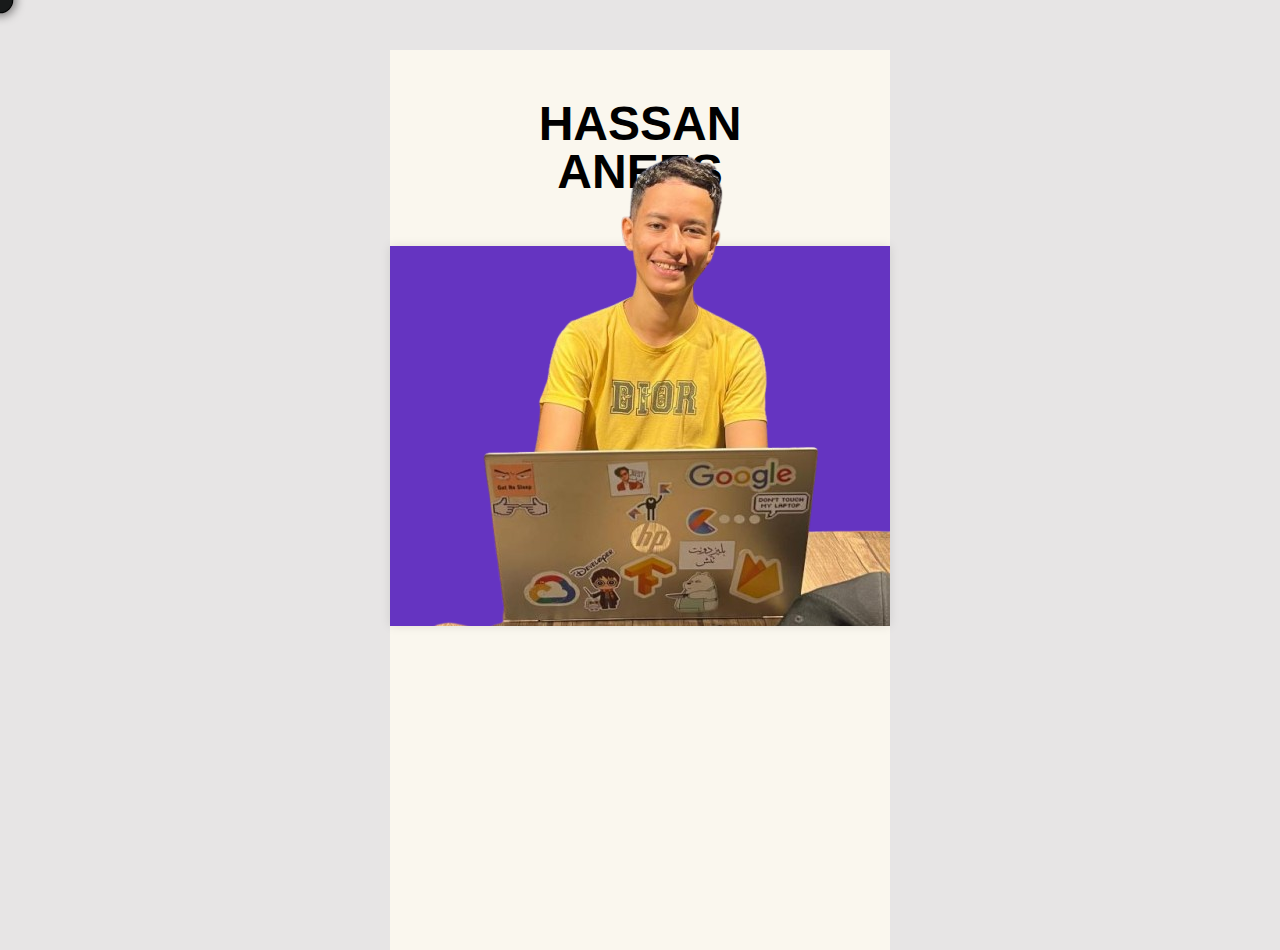
<file: index.html>
<!DOCTYPE html>
<html lang="en">
<head>
    <meta charset="UTF-8">
    <meta name="viewport" content="width=device-width, initial-scale=1.0">
    <script defer src="main.js"></script>
    <link rel="stylesheet" href="style.css">
    <title>Profile-Card</title>
</head>
<body>
    
    <svg xmlns="http://www.w3.org/2000/svg" class="goo" version="1.1" width="100%">
        <defs>
            <filter id="goo">
                <feGaussianBlur in="SourceGraphic" stdDeviation="6" result="blur"></feGaussianBlur>
                <feColorMatrix in="blur" mode="matrix" values="1 0 0 0 0  0 1 0 0 0  0 0 1 0 0  0 0 0 35 -15" result="goo"></feColorMatrix>
                <feComposite in="SourceGraphic" in2="goo" operator="atop"></feComposite>
            </filter>
        </defs>
    </svg>
    
    <div class="page-wrap">
      <h1>Hassan<br>Anees</h1>
      <div class="card">
        <img src="me.png" alt="ME" />
        <div class="info">
          <span class="name">Hassan Anees</span>
          <br><br><br><br><br><br><br>
        </div>
      </div>
    <div id="cursor"></div>
    </div>
    

</body>
</html>
</file>
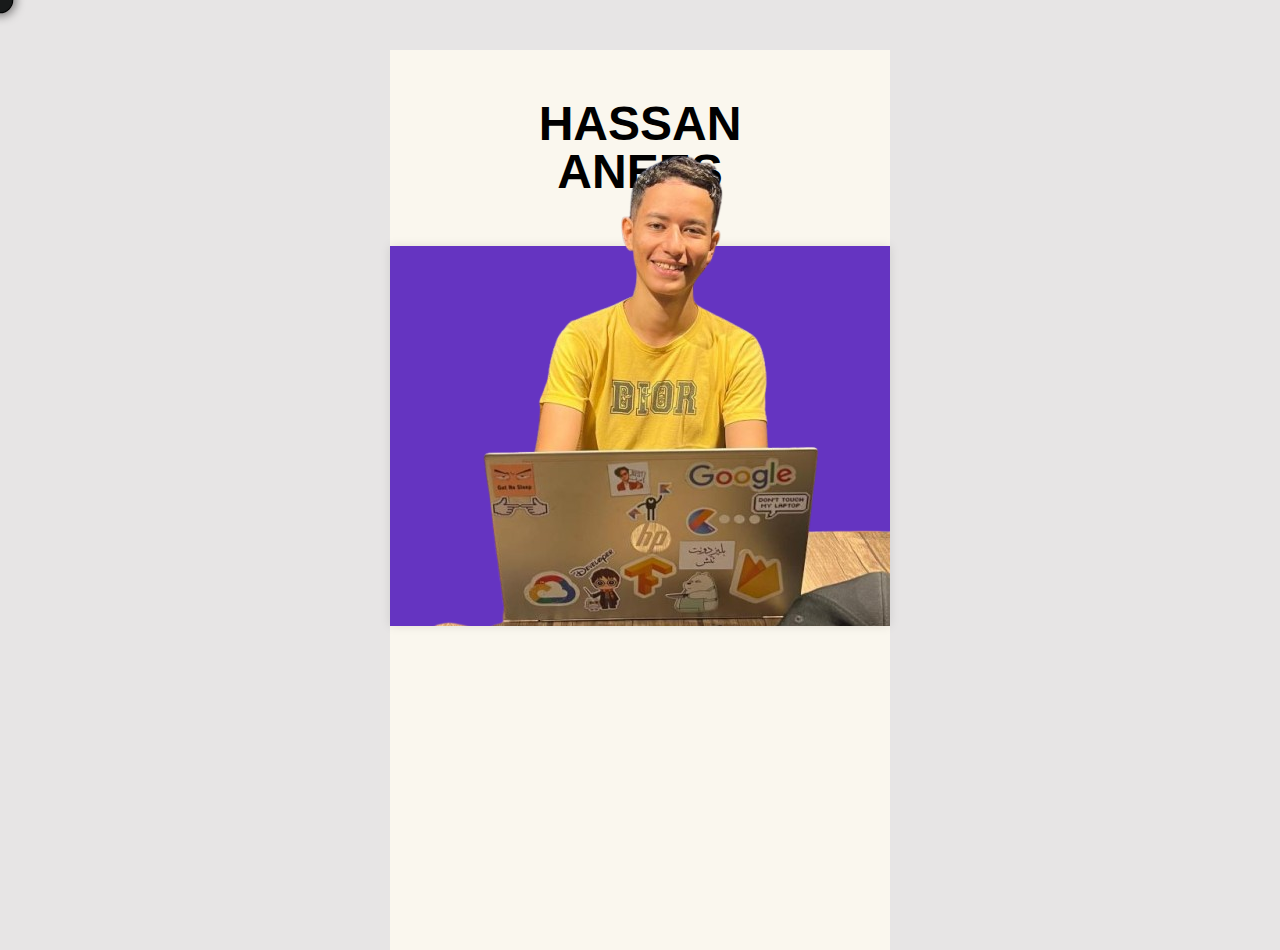
<file: WEB/index.html>
<!DOCTYPE html>
<html lang="en">
<head>
    <meta charset="UTF-8">
    <meta name="viewport" content="width=device-width, initial-scale=1.0">
    <script defer src="main.js"></script>
    <link rel="stylesheet" href="style.css">
    <title>Profile-Card</title>
</head>
<body>
    
    <svg xmlns="http://www.w3.org/2000/svg" class="goo" version="1.1" width="100%">
        <defs>
            <filter id="goo">
                <feGaussianBlur in="SourceGraphic" stdDeviation="6" result="blur"></feGaussianBlur>
                <feColorMatrix in="blur" mode="matrix" values="1 0 0 0 0  0 1 0 0 0  0 0 1 0 0  0 0 0 35 -15" result="goo"></feColorMatrix>
                <feComposite in="SourceGraphic" in2="goo" operator="atop"></feComposite>
            </filter>
        </defs>
    </svg>
    
    <div class="page-wrap">
      <h1>Hassan<br>Anees</h1>
      <div class="card">
        <img src="me.png" alt="ME" />
        <div class="info">
          <span class="name">Hassan Anees</span>
          <br><br><br><br><br><br><br>
        </div>
      </div>
    <div id="cursor"></div>
    </div>
    

</body>
</html>
</file>
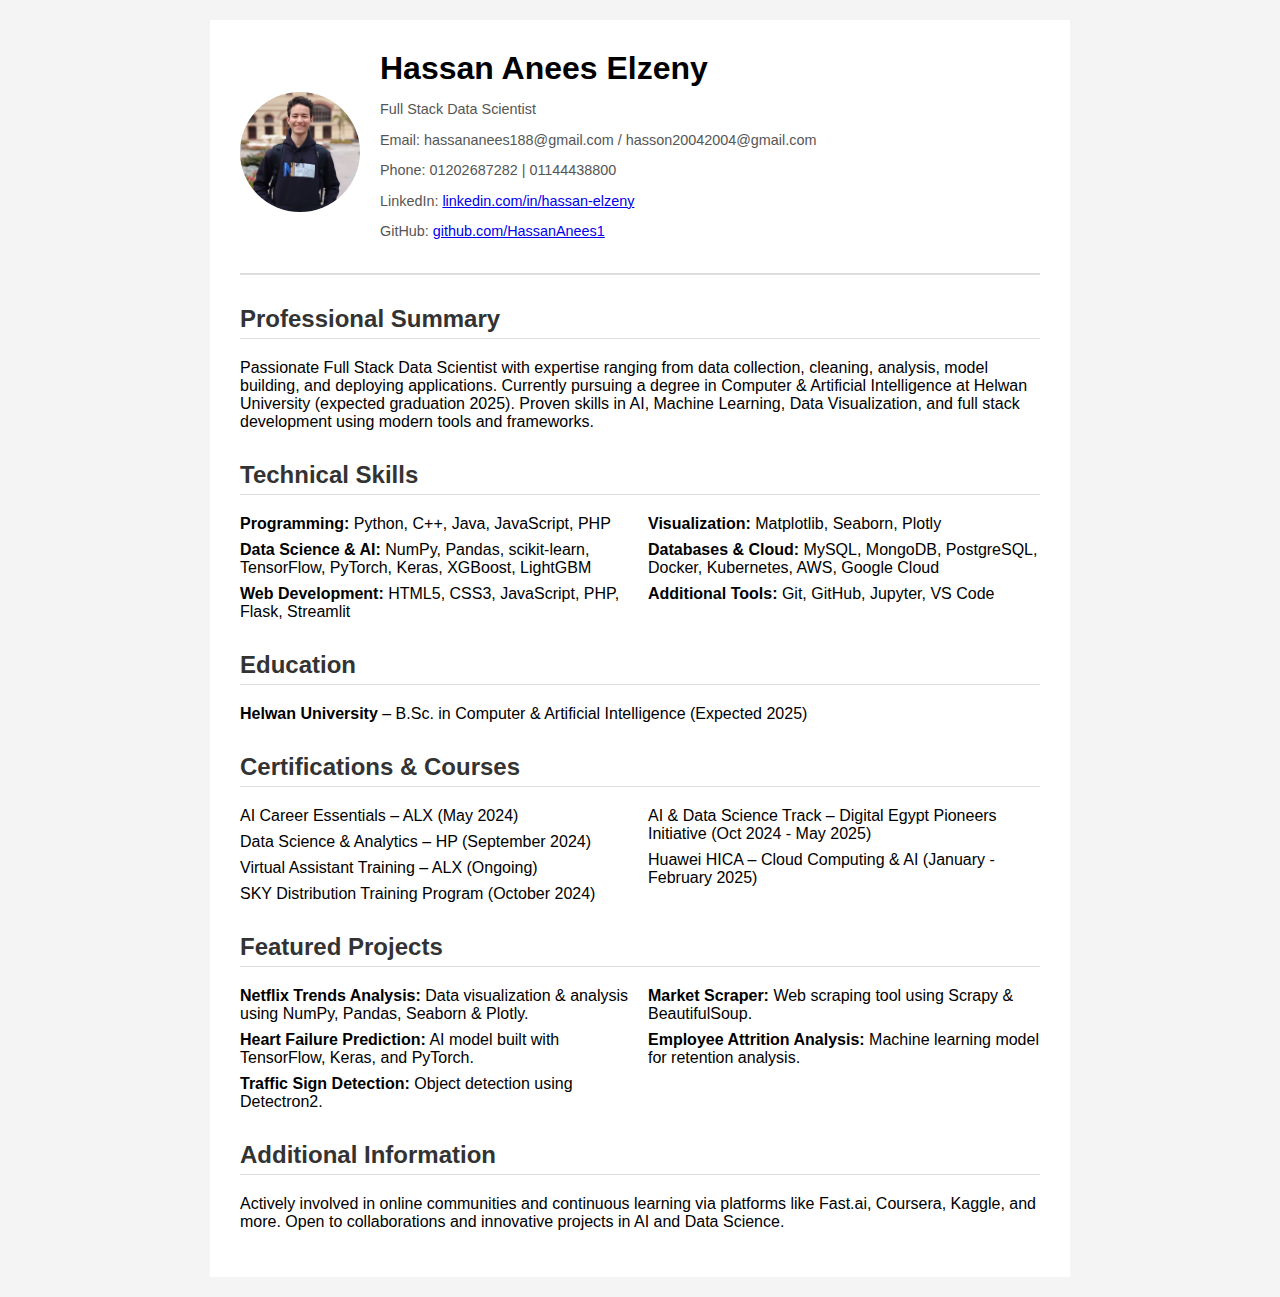
<file: CV/CV.html>
<!DOCTYPE html>
<html lang="en">
<head>
  <meta charset="UTF-8">
  <meta name="viewport" content="width=device-width, initial-scale=1">
  <title>Hassan Anees Elzeny - Curriculum Vitae</title>
  <style>
    body { font-family: 'Segoe UI', Tahoma, Geneva, Verdana, sans-serif; margin: 0; padding: 20px; background: #f4f4f4; }
    .container { max-width: 800px; margin: auto; background: #fff; padding: 30px; }
    .header { display: flex; align-items: center; border-bottom: 2px solid #ddd; padding-bottom: 20px; }
    .profile-pic { width: 120px; height: 120px; border-radius: 50%; object-fit: cover; margin-right: 20px; }
    h1 { margin: 0; }
    .contact-info { margin-top: 10px; font-size: 0.9em; color: #555; }
    section { margin-top: 30px; }
    h2 { border-bottom: 1px solid #ddd; padding-bottom: 5px; color: #333; }
    ul { list-style: none; padding: 0; }
    li { margin-bottom: 8px; }
    .skill-list, .certifications-list, .projects-list { columns: 2; }
  </style>
</head>
<body>
  <div class="container">
    <!-- Header with profile picture and contact info -->
    <div class="header">
      <!-- استخدم صورة LinkedIn (HASSAN.jpg) -->
      <img src="HASSAN.jpg" alt="Hassan Anees Elzeny" class="profile-pic">
      <div>
        <h1>Hassan Anees Elzeny</h1>
        <div class="contact-info">
          <p>Full Stack Data Scientist</p>
          <p>Email: hassananees188@gmail.com / hasson20042004@gmail.com</p>
          <p>Phone: 01202687282 | 01144438800</p>
          <p>LinkedIn: <a href="https://www.linkedin.com/in/hassan-elzeny" target="_blank">linkedin.com/in/hassan-elzeny</a></p>
          <p>GitHub: <a href="https://github.com/HassanAnees1" target="_blank">github.com/HassanAnees1</a></p>
        </div>
      </div>
    </div>

    <!-- Professional Summary -->
    <section>
      <h2>Professional Summary</h2>
      <p>
        Passionate Full Stack Data Scientist with expertise ranging from data collection, cleaning, analysis, model building, and deploying applications. Currently pursuing a degree in Computer & Artificial Intelligence at Helwan University (expected graduation 2025). Proven skills in AI, Machine Learning, Data Visualization, and full stack development using modern tools and frameworks.
      </p>
    </section>

    <!-- Skills -->
    <section>
      <h2>Technical Skills</h2>
      <ul class="skill-list">
        <li><strong>Programming:</strong> Python, C++, Java, JavaScript, PHP</li>
        <li><strong>Data Science & AI:</strong> NumPy, Pandas, scikit-learn, TensorFlow, PyTorch, Keras, XGBoost, LightGBM</li>
        <li><strong>Web Development:</strong> HTML5, CSS3, JavaScript, PHP, Flask, Streamlit</li>
        <li><strong>Visualization:</strong> Matplotlib, Seaborn, Plotly</li>
        <li><strong>Databases & Cloud:</strong> MySQL, MongoDB, PostgreSQL, Docker, Kubernetes, AWS, Google Cloud</li>
        <li><strong>Additional Tools:</strong> Git, GitHub, Jupyter, VS Code</li>
      </ul>
    </section>

    <!-- Education -->
    <section>
      <h2>Education</h2>
      <ul>
        <li>
          <strong>Helwan University</strong> – B.Sc. in Computer & Artificial Intelligence (Expected 2025)
        </li>
      </ul>
    </section>

    <!-- Certifications -->
    <section>
      <h2>Certifications & Courses</h2>
      <ul class="certifications-list">
        <li>AI Career Essentials – ALX (May 2024)</li>
        <li>Data Science & Analytics – HP (September 2024)</li>
        <li>Virtual Assistant Training – ALX (Ongoing)</li>
        <li>SKY Distribution Training Program (October 2024)</li>
        <li>AI & Data Science Track – Digital Egypt Pioneers Initiative (Oct 2024 - May 2025)</li>
        <li>Huawei HICA – Cloud Computing & AI (January - February 2025)</li>
        <!-- يمكن إضافة شهادات أخرى حسب تحديث LinkedIn -->
      </ul>
    </section>

    <!-- Projects -->
    <section>
      <h2>Featured Projects</h2>
      <ul class="projects-list">
        <li><strong>Netflix Trends Analysis:</strong> Data visualization & analysis using NumPy, Pandas, Seaborn & Plotly.</li>
        <li><strong>Heart Failure Prediction:</strong> AI model built with TensorFlow, Keras, and PyTorch.</li>
        <li><strong>Traffic Sign Detection:</strong> Object detection using Detectron2.</li>
        <li><strong>Market Scraper:</strong> Web scraping tool using Scrapy & BeautifulSoup.</li>
        <li><strong>Employee Attrition Analysis:</strong> Machine learning model for retention analysis.</li>
      </ul>
    </section>

    <!-- Additional Sections (Optional) -->
    <section>
      <h2>Additional Information</h2>
      <p>
        Actively involved in online communities and continuous learning via platforms like Fast.ai, Coursera, Kaggle, and more. Open to collaborations and innovative projects in AI and Data Science.
      </p>
    </section>
  </div>
</body>
</html>
</file>
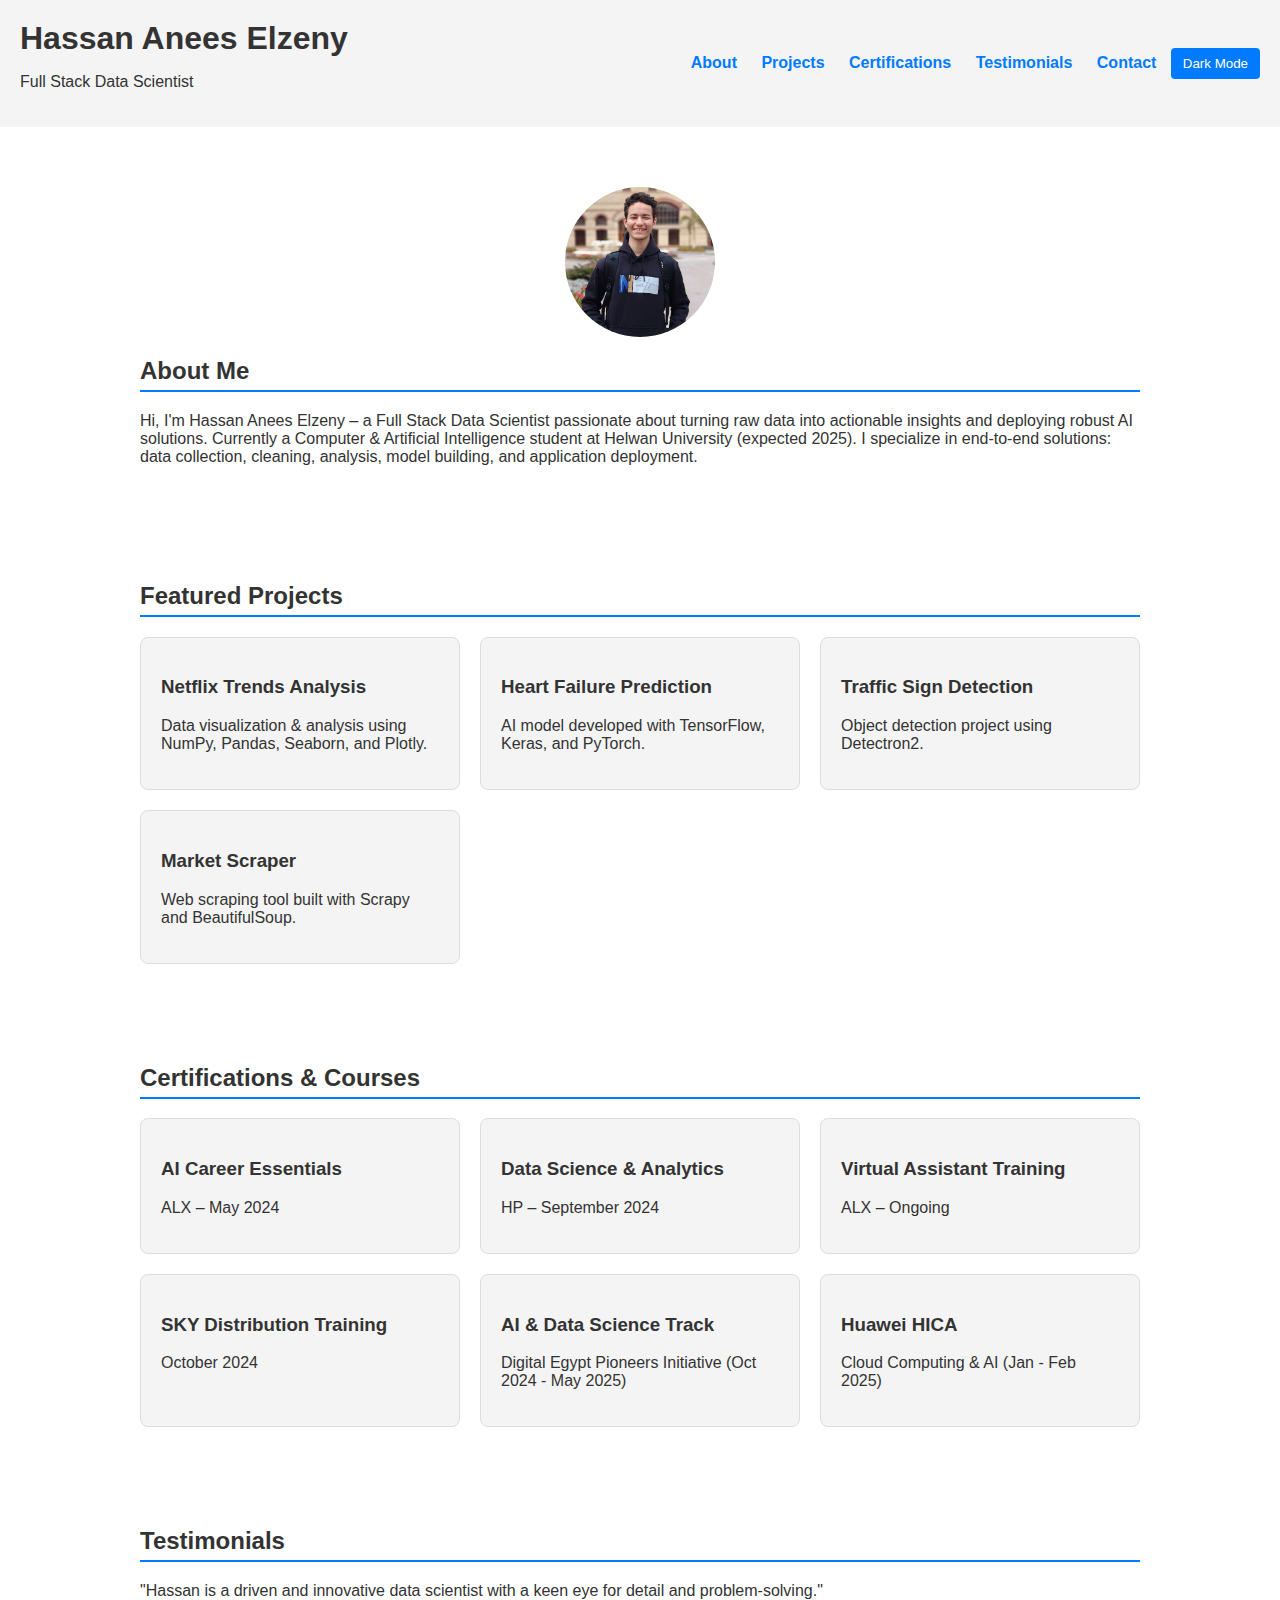
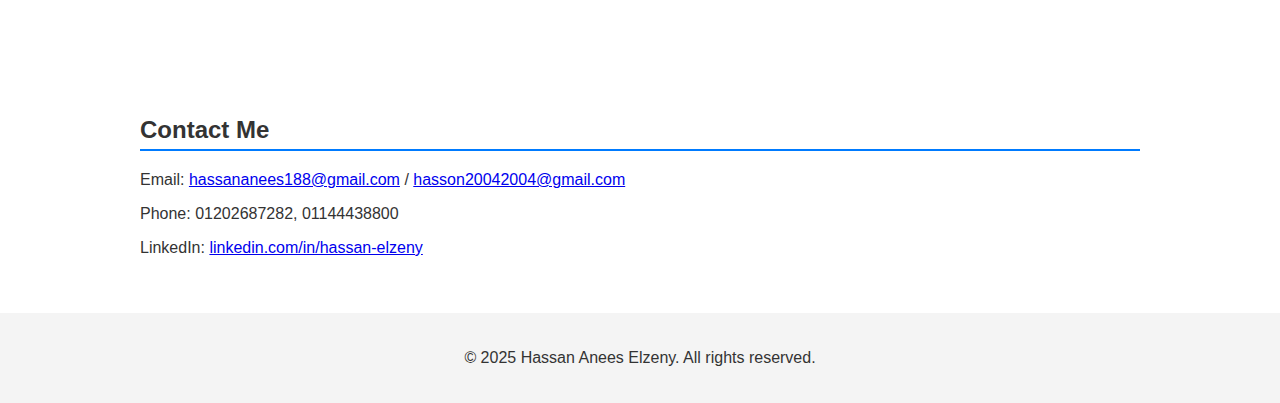
<file: CV/Old-Portfolio.html>
<!DOCTYPE html>
<html lang="en">
<head>
  <meta charset="UTF-8">
  <meta name="viewport" content="width=device-width, initial-scale=1">
  <title>Hassan Anees Elzeny - Portfolio</title>
  <style>
    :root {
      --bg-color: #ffffff;
      --text-color: #333333;
      --accent-color: #007BFF;
      --header-bg: #f4f4f4;
    }
    [data-theme="dark"] {
      --bg-color: #1a1a1a;
      --text-color: #e0e0e0;
      --accent-color: #66afe9;
      --header-bg: #333333;
    }
    body {
      margin: 0;
      padding: 0;
      background-color: var(--bg-color);
      color: var(--text-color);
      font-family: 'Segoe UI', Tahoma, Geneva, Verdana, sans-serif;
      transition: background-color 0.3s, color 0.3s;
    }
    header {
      background-color: var(--header-bg);
      padding: 20px;
      display: flex;
      justify-content: space-between;
      align-items: center;
    }
    header h1 { margin: 0; }
    nav a {
      margin: 0 10px;
      color: var(--accent-color);
      text-decoration: none;
      font-weight: bold;
    }
    .toggle-btn {
      cursor: pointer;
      padding: 8px 12px;
      border: none;
      background: var(--accent-color);
      color: #fff;
      border-radius: 4px;
    }
    .section {
      padding: 40px 20px;
      max-width: 1000px;
      margin: auto;
    }
    .section h2 {
      border-bottom: 2px solid var(--accent-color);
      padding-bottom: 5px;
    }
    .profile-img {
      width: 150px;
      height: 150px;
      border-radius: 50%;
      object-fit: cover;
      display: block;
      margin: 20px auto;
    }
    /* Responsive Grid for Projects/Certifications */
    .grid {
      display: grid;
      grid-template-columns: repeat(auto-fit, minmax(250px, 1fr));
      gap: 20px;
    }
    .card {
      border: 1px solid #ddd;
      padding: 20px;
      border-radius: 8px;
      background: var(--header-bg);
      transition: transform 0.2s;
    }
    .card:hover { transform: scale(1.02); }
    footer {
      text-align: center;
      padding: 20px;
      background: var(--header-bg);
    }
  </style>
</head>
<body data-theme="light">
  <!-- Header with Navigation and Theme Toggle -->
  <header>
    <div>
      <h1>Hassan Anees Elzeny</h1>
      <p>Full Stack Data Scientist</p>
    </div>
    <nav>
      <a href="#about">About</a>
      <a href="#projects">Projects</a>
      <a href="#certifications">Certifications</a>
      <a href="#testimonials">Testimonials</a>
      <a href="#contact">Contact</a>
      <button class="toggle-btn" id="themeToggle">Dark Mode</button>
    </nav>
  </header>

  <!-- About Section -->
  <section class="section" id="about">
    <img src="HASSAN.jpg" alt="Hassan Anees Elzeny" class="profile-img">
    <h2>About Me</h2>
    <p>
      Hi, I'm Hassan Anees Elzeny – a Full Stack Data Scientist passionate about turning raw data into actionable insights and deploying robust AI solutions. Currently a Computer & Artificial Intelligence student at Helwan University (expected 2025). I specialize in end-to-end solutions: data collection, cleaning, analysis, model building, and application deployment.
    </p>
  </section>

  <!-- Projects Section -->
  <section class="section" id="projects">
    <h2>Featured Projects</h2>
    <div class="grid">
      <div class="card">
        <h3>Netflix Trends Analysis</h3>
        <p>Data visualization & analysis using NumPy, Pandas, Seaborn, and Plotly.</p>
      </div>
      <div class="card">
        <h3>Heart Failure Prediction</h3>
        <p>AI model developed with TensorFlow, Keras, and PyTorch.</p>
      </div>
      <div class="card">
        <h3>Traffic Sign Detection</h3>
        <p>Object detection project using Detectron2.</p>
      </div>
      <div class="card">
        <h3>Market Scraper</h3>
        <p>Web scraping tool built with Scrapy and BeautifulSoup.</p>
      </div>
      <!-- يمكن إضافة المزيد من المشاريع -->
    </div>
  </section>

  <!-- Certifications Section -->
  <section class="section" id="certifications">
    <h2>Certifications & Courses</h2>
    <div class="grid">
      <div class="card">
        <h3>AI Career Essentials</h3>
        <p>ALX – May 2024</p>
      </div>
      <div class="card">
        <h3>Data Science & Analytics</h3>
        <p>HP – September 2024</p>
      </div>
      <div class="card">
        <h3>Virtual Assistant Training</h3>
        <p>ALX – Ongoing</p>
      </div>
      <div class="card">
        <h3>SKY Distribution Training</h3>
        <p>October 2024</p>
      </div>
      <div class="card">
        <h3>AI & Data Science Track</h3>
        <p>Digital Egypt Pioneers Initiative (Oct 2024 - May 2025)</p>
      </div>
      <div class="card">
        <h3>Huawei HICA</h3>
        <p>Cloud Computing & AI (Jan - Feb 2025)</p>
      </div>
    </div>
  </section>

  <!-- Testimonials Section (Recommendations) -->
  <section class="section" id="testimonials">
    <h2>Testimonials</h2>
    <p>
      <!-- إذا كان لديك توصيات من العملاء أو زملاء العمل، يمكنك إضافتها هنا -->
      "Hassan is a driven and innovative data scientist with a keen eye for detail and problem-solving."
    </p>
  </section>

  <!-- Contact Section -->
  <section class="section" id="contact">
    <h2>Contact Me</h2>
    <p>Email: <a href="mailto:hassananees188@gmail.com">hassananees188@gmail.com</a> / <a href="mailto:hasson20042004@gmail.com">hasson20042004@gmail.com</a></p>
    <p>Phone: 01202687282, 01144438800</p>
    <p>LinkedIn: <a href="https://www.linkedin.com/in/hassan-elzeny" target="_blank">linkedin.com/in/hassan-elzeny</a></p>
  </section>

  <!-- Footer -->
  <footer>
    <p>&copy; 2025 Hassan Anees Elzeny. All rights reserved.</p>
  </footer>

  <!-- JavaScript for Theme Toggle -->
  <script>
    const toggleBtn = document.getElementById('themeToggle');
    const body = document.body;
    toggleBtn.addEventListener('click', () => {
      if(body.getAttribute('data-theme') === 'light') {
        body.setAttribute('data-theme', 'dark');
        toggleBtn.textContent = 'Light Mode';
      } else {
        body.setAttribute('data-theme', 'light');
        toggleBtn.textContent = 'Dark Mode';
      }
    });
  </script>
  <script src="https://platform.linkedin.com/badges/js/profile.js" async defer type="text/javascript"></script>
</body>
</html>
</file>
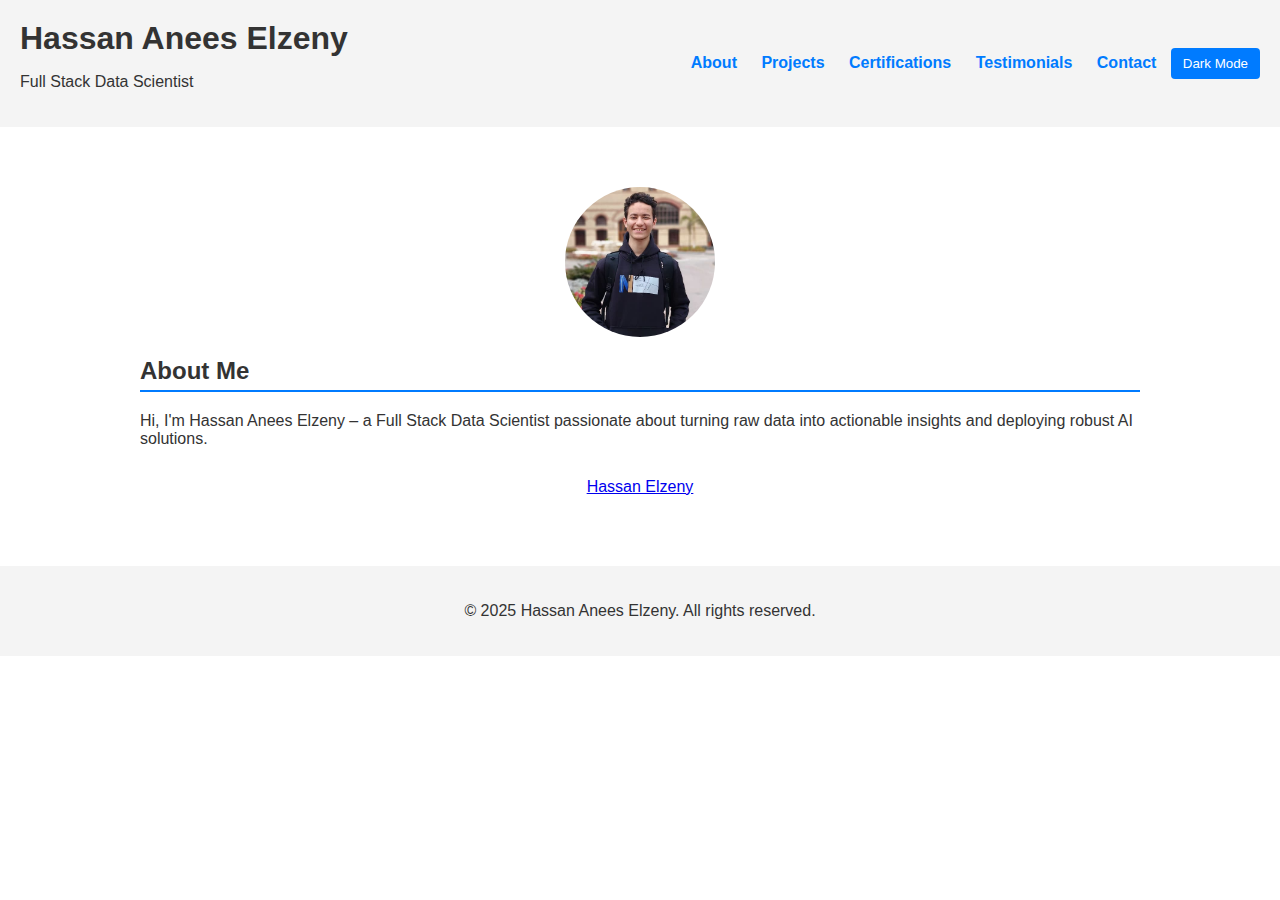
<file: CV/Portfolio.html>
<!DOCTYPE html>
<html lang="en">
<head>
  <meta charset="UTF-8">
  <meta name="viewport" content="width=device-width, initial-scale=1">
  <title>Hassan Anees Elzeny - Portfolio</title>
  <style>
    :root {
      --bg-color: #ffffff;
      --text-color: #333333;
      --accent-color: #007BFF;
      --header-bg: #f4f4f4;
      --card-bg: #ffffff;
    }
    [data-theme="dark"] {
      --bg-color: #1a1a1a;
      --text-color: #e0e0e0;
      --accent-color: #66afe9;
      --header-bg: #333333;
      --card-bg: #222222;
    }
    body {
      margin: 0;
      padding: 0;
      background-color: var(--bg-color);
      color: var(--text-color);
      font-family: 'Segoe UI', Tahoma, Geneva, Verdana, sans-serif;
      transition: background-color 0.3s, color 0.3s;
    }
    header {
      background-color: var(--header-bg);
      padding: 20px;
      display: flex;
      justify-content: space-between;
      align-items: center;
    }
    header h1 { margin: 0; }
    nav a {
      margin: 0 10px;
      color: var(--accent-color);
      text-decoration: none;
      font-weight: bold;
    }
    .toggle-btn {
      cursor: pointer;
      padding: 8px 12px;
      border: none;
      background: var(--accent-color);
      color: #fff;
      border-radius: 4px;
    }
    .section {
      padding: 40px 20px;
      max-width: 1000px;
      margin: auto;
    }
    .section h2 {
      border-bottom: 2px solid var(--accent-color);
      padding-bottom: 5px;
    }
    .profile-img {
      width: 150px;
      height: 150px;
      border-radius: 50%;
      object-fit: cover;
      display: block;
      margin: 20px auto;
    }
    .grid {
      display: grid;
      grid-template-columns: repeat(auto-fit, minmax(250px, 1fr));
      gap: 20px;
    }
    .card {
      border: 1px solid #ddd;
      padding: 20px;
      border-radius: 8px;
      background: var(--card-bg);
      transition: transform 0.2s;
    }
    .card:hover { transform: scale(1.02); }
    .linkedin-badge {
      text-align: center;
      margin: 20px 0;
      background: var(--card-bg);
      padding: 10px;
      border-radius: 8px;
    }
    footer {
      text-align: center;
      padding: 20px;
      background: var(--header-bg);
      color: var(--text-color);
    }
  </style>
</head>
<body data-theme="light">
  <header>
    <div>
      <h1>Hassan Anees Elzeny</h1>
      <p>Full Stack Data Scientist</p>
    </div>
    <nav>
      <a href="#about">About</a>
      <a href="#projects">Projects</a>
      <a href="#certifications">Certifications</a>
      <a href="#testimonials">Testimonials</a>
      <a href="#contact">Contact</a>
      <button class="toggle-btn" id="themeToggle">Dark Mode</button>
    </nav>
  </header>

  <section class="section" id="about">
    <img src="HASSAN.jpg" alt="Hassan Anees Elzeny" class="profile-img">
    <h2>About Me</h2>
    <p>
      Hi, I'm Hassan Anees Elzeny – a Full Stack Data Scientist passionate about turning raw data into actionable insights and deploying robust AI solutions.
    </p>
    <div class="linkedin-badge" id="linkedinBadgeContainer"></div>
  </section>

  <footer>
    <p>&copy; 2025 Hassan Anees Elzeny. All rights reserved.</p>
  </footer>

  <script>
    const toggleBtn = document.getElementById('themeToggle');
    const body = document.body;
    const linkedinBadgeContainer = document.getElementById('linkedinBadgeContainer');
    
    function updateLinkedInBadge(theme) {
      linkedinBadgeContainer.innerHTML = `
        <div class="badge-base LI-profile-badge" data-locale="en_US" data-size="medium" data-theme="${theme}" data-type="VERTICAL" data-vanity="hassan-elzeny" data-version="v1">
          <a class="badge-base__link LI-simple-link" href="https://eg.linkedin.com/in/hassan-elzeny?trk=profile-badge">Hassan Elzeny</a>
        </div>
      `;
    }
    
    toggleBtn.addEventListener('click', () => {
    const currentTheme = body.getAttribute('data-theme');
    const newTheme = currentTheme === 'light' ? 'dark' : 'light';
    body.setAttribute('data-theme', newTheme);
    localStorage.setItem('theme', newTheme);
    toggleBtn.textContent = newTheme === 'light' ? 'Dark Mode' : 'Light Mode';
    
    updateLinkedInBadge(newTheme);
    setTimeout(reloadLinkedInScript, 500); // إعادة تحميل السكريبت بعد التحديث
});

    
    document.addEventListener('DOMContentLoaded', () => {
      const savedTheme = localStorage.getItem('theme') || 'light';
      body.setAttribute('data-theme', savedTheme);
      toggleBtn.textContent = savedTheme === 'light' ? 'Dark Mode' : 'Light Mode';
      updateLinkedInBadge(savedTheme);
    });
function reloadLinkedInScript() {
    let oldScript = document.querySelector('script[src="https://platform.linkedin.com/badges/js/profile.js"]');
    if (oldScript) oldScript.remove();  // إزالة السكريبت القديم

    let newScript = document.createElement('script');
    newScript.src = "https://platform.linkedin.com/badges/js/profile.js";
    newScript.async = true;
    newScript.defer = true;
    newScript.type = "text/javascript";
    
    document.body.appendChild(newScript); // إضافة السكريبت الجديد
}

  </script>
  <script src="https://platform.linkedin.com/badges/js/profile.js" async defer type="text/javascript"></script>
</body>
</html>
</file>
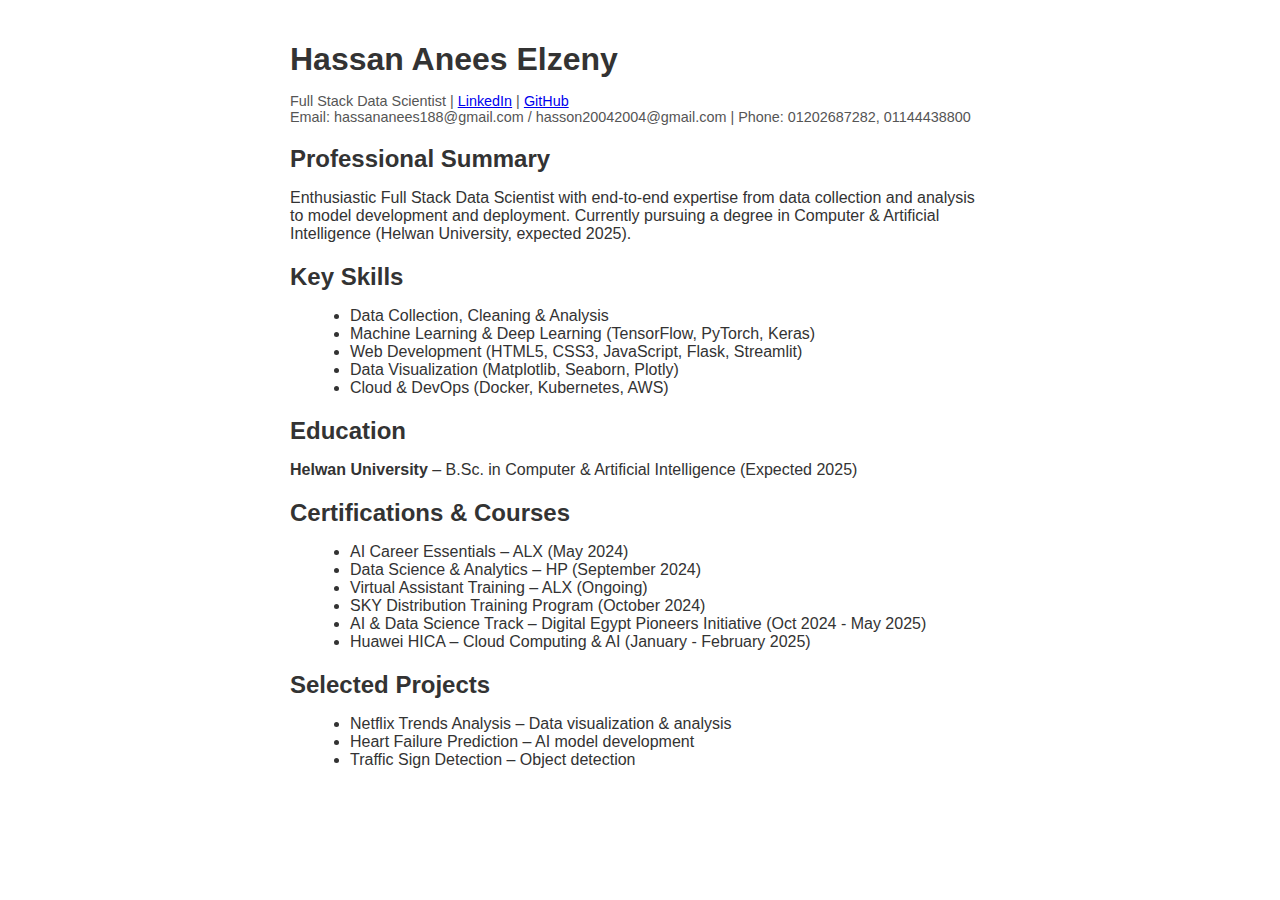
<file: CV/Resume.html>
<!DOCTYPE html>
<html lang="en">
<head>
  <meta charset="UTF-8">
  <meta name="viewport" content="width=device-width, initial-scale=1">
  <title>Hassan Anees Elzeny - Resume</title>
  <style>
    body { font-family: Arial, sans-serif; margin: 0; padding: 20px; background: #fff; color: #333; }
    .container { max-width: 700px; margin: auto; }
    h1, h2 { margin-bottom: 5px; }
    .contact { font-size: 0.9em; color: #555; }
    section { margin-top: 20px; }
    ul { list-style-type: disc; margin-left: 20px; }
  </style>
</head>
<body>
  <div class="container">
    <!-- Header -->
    <header>
      <h1>Hassan Anees Elzeny</h1>
      <p class="contact">
        Full Stack Data Scientist | <a href="https://www.linkedin.com/in/hassan-elzeny" target="_blank">LinkedIn</a> | 
        <a href="https://github.com/HassanAnees1" target="_blank">GitHub</a><br>
        Email: hassananees188@gmail.com / hasson20042004@gmail.com | Phone: 01202687282, 01144438800
      </p>
    </header>

    <!-- Professional Summary -->
    <section>
      <h2>Professional Summary</h2>
      <p>
        Enthusiastic Full Stack Data Scientist with end-to-end expertise from data collection and analysis to model development and deployment. Currently pursuing a degree in Computer & Artificial Intelligence (Helwan University, expected 2025).
      </p>
    </section>

    <!-- Skills -->
    <section>
      <h2>Key Skills</h2>
      <ul>
        <li>Data Collection, Cleaning & Analysis</li>
        <li>Machine Learning & Deep Learning (TensorFlow, PyTorch, Keras)</li>
        <li>Web Development (HTML5, CSS3, JavaScript, Flask, Streamlit)</li>
        <li>Data Visualization (Matplotlib, Seaborn, Plotly)</li>
        <li>Cloud & DevOps (Docker, Kubernetes, AWS)</li>
      </ul>
    </section>

    <!-- Education -->
    <section>
      <h2>Education</h2>
      <p><strong>Helwan University</strong> – B.Sc. in Computer & Artificial Intelligence (Expected 2025)</p>
    </section>

    <!-- Certifications (LinkedIn-based) -->
    <section>
      <h2>Certifications & Courses</h2>
      <ul>
        <li>AI Career Essentials – ALX (May 2024)</li>
        <li>Data Science & Analytics – HP (September 2024)</li>
        <li>Virtual Assistant Training – ALX (Ongoing)</li>
        <li>SKY Distribution Training Program (October 2024)</li>
        <li>AI & Data Science Track – Digital Egypt Pioneers Initiative (Oct 2024 - May 2025)</li>
        <li>Huawei HICA – Cloud Computing & AI (January - February 2025)</li>
      </ul>
    </section>

    <!-- Projects (Highlights) -->
    <section>
      <h2>Selected Projects</h2>
      <ul>
        <li>Netflix Trends Analysis – Data visualization & analysis</li>
        <li>Heart Failure Prediction – AI model development</li>
        <li>Traffic Sign Detection – Object detection</li>
      </ul>
    </section>
  </div>
</body>
</html>
</file>
<file: style.css>
/* author: https://codepen.io/HighFlyer/pen/vYqvRWV
Thea
 */
:root {
    --cursor-size: 28px;
    --bg: #FAF7EE;
  }
  
  .page-wrap {
    background: var(--bg);
    min-height: 100vh;
  }
  
  #cursor {
    position: fixed;
    top: calc(var(--cursor-size) * -0.5);
    left:  calc(var(--cursor-size) * -0.5);
    pointer-events: none;
    mix-blend-mode: difference;  
    filter: url(#goo);
  }
  
  .cursor-circle {
    position: absolute;
    top: 0;
    left: 0;
    width: var(--cursor-size);
    height: var(--cursor-size);
    border-radius: var(--cursor-size);
    background: var(--bg);
    transform-origin: center center;
  }
  
  body {
    overflow: hidden;
  }
  
  h1 {
    margin: 0;
    padding: 50px;
    text-align: center;
    font-size: 48px;
    line-height: 1;
    font-family: sans-serif;
    text-transform: uppercase;
    user-select: none;
  }
  
  .goo {
    display: none;
  }
  body {
    margin: 0;
    background: #e7e5e5;
    min-height: 100vh;
    justify-content: center;
    align-items: center;
    display: flex;
    flex-direction: column;
    gap: 10px;
    margin-top: 50px;
    align-items: center;
    font-family: system-ui, -apple-system, BlinkMacSystemFont, "Segoe UI", Roboto,
        Oxygen, Ubuntu, Cantarell, "Open Sans", "Helvetica Neue", sans-serif;
}

.card {
    position: relative;
    background: #6534c1;
    color: white;
    box-shadow: 0 0 10px rgba(0, 0, 0, 0.1);
    width: 500px;
    height: 380px;
    cursor: pointer;
}

.card img {
    position: absolute;
    bottom: 0;
    width: 500px;
    height: 470px;
    object-fit: cover;
    transition: all 0.5s ease;
}

.card:hover img {
    height: 540px;
}

.card:hover .info {
    animation: forwards fadeUp 0.5s ease;
}

.info {
    opacity: 0;
    position: absolute;
    display: flex;
    flex-direction: column;
    justify-content: center;
    align-items: center;
    width: 460px;
    background-color: aliceblue;
    color: black;
    bottom: 0;
    padding: 20px;
    transition: all 0.5s ease;
}

.name {
    font-size: 20px;
    font-weight: bold;
}

.role {
    font-size: 15px;
    color: rgb(110, 109, 109);
}

#cursor {
    position: fixed;
    top: calc(var(--cursor-size)*-0.5);
    left: calc(var(--cursor-size)*-0.5);
    width: 100%;
    height: 100%;
    background: rgba(0, 0, 0, 0.5);
    z-index: 1000;
    cursor: none;
    mix-blend-mode: difference;
    filter: url(#goo);
}

.cursor-circle {
    position: absolute;
    top: 0;
    left: 0;
    width: var(--cursor-size);
    height: var(--cursor-size);
    border-radius: var(--cursor-size);
    background: rgba(255, 255, 255, 0.8);
    animation: rotate 2s infinite linear;
}

@keyframes fadeUp {
    from {
        opacity: 0;
        transform: translateY(20px);
    }

    to {
        opacity: 1;
        transform: translateY(0);
    }
}
</file>
<file: WEB/style.css>
/* author: https://codepen.io/HighFlyer/pen/vYqvRWV
Thea
 */
:root {
    --cursor-size: 28px;
    --bg: #FAF7EE;
  }
  
  .page-wrap {
    background: var(--bg);
    min-height: 100vh;
  }
  
  #cursor {
    position: fixed;
    top: calc(var(--cursor-size) * -0.5);
    left:  calc(var(--cursor-size) * -0.5);
    pointer-events: none;
    mix-blend-mode: difference;  
    filter: url(#goo);
  }
  
  .cursor-circle {
    position: absolute;
    top: 0;
    left: 0;
    width: var(--cursor-size);
    height: var(--cursor-size);
    border-radius: var(--cursor-size);
    background: var(--bg);
    transform-origin: center center;
  }
  
  body {
    overflow: hidden;
  }
  
  h1 {
    margin: 0;
    padding: 50px;
    text-align: center;
    font-size: 48px;
    line-height: 1;
    font-family: sans-serif;
    text-transform: uppercase;
    user-select: none;
  }
  
  .goo {
    display: none;
  }
  body {
    margin: 0;
    background: #e7e5e5;
    min-height: 100vh;
    justify-content: center;
    align-items: center;
    display: flex;
    flex-direction: column;
    gap: 10px;
    margin-top: 50px;
    align-items: center;
    font-family: system-ui, -apple-system, BlinkMacSystemFont, "Segoe UI", Roboto,
        Oxygen, Ubuntu, Cantarell, "Open Sans", "Helvetica Neue", sans-serif;
}

.card {
    position: relative;
    background: #6534c1;
    color: white;
    box-shadow: 0 0 10px rgba(0, 0, 0, 0.1);
    width: 500px;
    height: 380px;
    cursor: pointer;
}

.card img {
    position: absolute;
    bottom: 0;
    width: 500px;
    height: 470px;
    object-fit: cover;
    transition: all 0.5s ease;
}

.card:hover img {
    height: 540px;
}

.card:hover .info {
    animation: forwards fadeUp 0.5s ease;
}

.info {
    opacity: 0;
    position: absolute;
    display: flex;
    flex-direction: column;
    justify-content: center;
    align-items: center;
    width: 460px;
    background-color: aliceblue;
    color: black;
    bottom: 0;
    padding: 20px;
    transition: all 0.5s ease;
}

.name {
    font-size: 20px;
    font-weight: bold;
}

.role {
    font-size: 15px;
    color: rgb(110, 109, 109);
}

#cursor {
    position: fixed;
    top: calc(var(--cursor-size)*-0.5);
    left: calc(var(--cursor-size)*-0.5);
    width: 100%;
    height: 100%;
    background: rgba(0, 0, 0, 0.5);
    z-index: 1000;
    cursor: none;
    mix-blend-mode: difference;
    filter: url(#goo);
}

.cursor-circle {
    position: absolute;
    top: 0;
    left: 0;
    width: var(--cursor-size);
    height: var(--cursor-size);
    border-radius: var(--cursor-size);
    background: rgba(255, 255, 255, 0.8);
    animation: rotate 2s infinite linear;
}

@keyframes fadeUp {
    from {
        opacity: 0;
        transform: translateY(20px);
    }

    to {
        opacity: 1;
        transform: translateY(0);
    }
}
</file>
